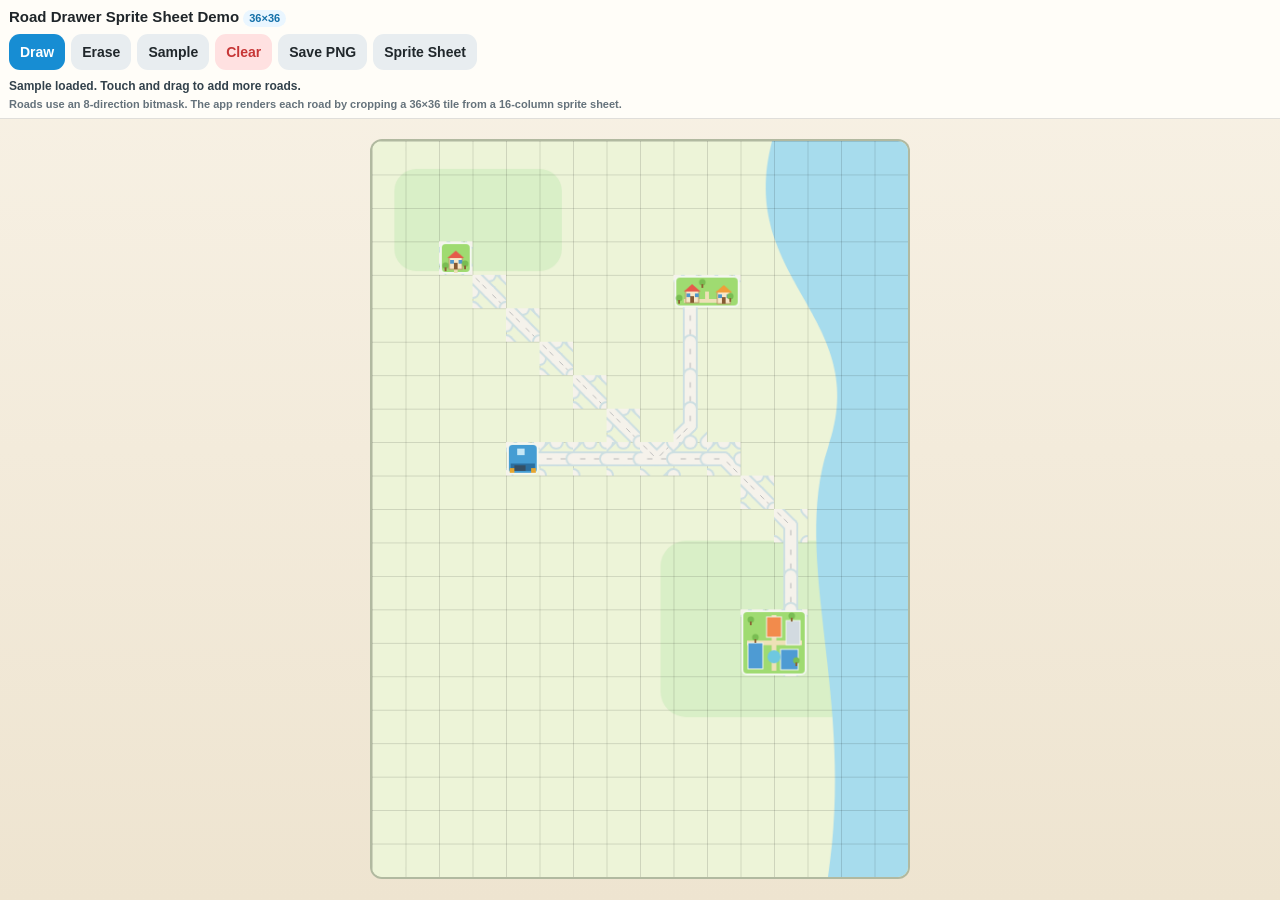
<file: index.html>
<!doctype html>
<html lang="en">
<head>
<meta charset="utf-8">
<meta name="viewport" content="width=device-width, initial-scale=1, maximum-scale=1, user-scalable=no, viewport-fit=cover">
<meta name="apple-mobile-web-app-capable" content="yes">
<title>Road Drawer Sprite Sheet Demo</title>
<style>
:root{--paper:#f4eedf;--panel:#fffdf8;--ink:#1f2529;--muted:#65727b;--accent:#178dd3;--danger:#c73636;--grid:rgba(0,0,0,.12)}
*{box-sizing:border-box;-webkit-tap-highlight-color:transparent;-webkit-user-select:none;user-select:none;touch-action:none}
html,body{margin:0;width:100%;height:100%;overflow:hidden;position:fixed;background:var(--paper);font-family:-apple-system,BlinkMacSystemFont,"Segoe UI",Arial,sans-serif;color:var(--ink)}
#app{width:100vw;height:100dvh;display:flex;flex-direction:column;background:linear-gradient(#f8f2e6,#eee4d0)}
header{flex:0 0 auto;background:var(--panel);padding:calc(env(safe-area-inset-top) + 8px) 9px 8px;border-bottom:1px solid rgba(0,0,0,.12)}
#title{font-size:15px;font-weight:900;line-height:1.15;margin-bottom:7px}.small{font-size:11px;color:var(--muted);font-weight:700;margin-top:3px}
#buttons{display:flex;gap:6px;overflow-x:auto;padding-bottom:2px}button{border:0;border-radius:11px;padding:10px 11px;font-size:14px;font-weight:900;white-space:nowrap;background:#e8edf0;color:#20272b}button.on{background:var(--accent);color:white}button.red{background:#ffe1e1;color:var(--danger)}
#status{font-size:12px;color:#33424c;margin-top:7px;font-weight:700;min-height:16px}#wrap{flex:1 1 auto;min-height:0;display:flex;align-items:center;justify-content:center;padding:8px;overflow:hidden}
#board{background:#e8f3d2;border:2px solid rgba(0,0,0,.24);border-radius:12px;max-width:96vw;max-height:calc(100dvh - 160px);width:auto;height:auto;display:block;touch-action:none}
#drawer{position:fixed;left:8px;right:8px;bottom:calc(env(safe-area-inset-bottom) + 8px);background:rgba(255,253,248,.96);border:1px solid rgba(0,0,0,.12);border-radius:14px;padding:8px;display:none;gap:8px;align-items:center;box-shadow:0 8px 24px rgba(0,0,0,.14)}
#drawer a{color:var(--accent);font-weight:900;text-decoration:none}#spritePreview{display:none;position:fixed;left:8px;right:8px;bottom:calc(env(safe-area-inset-bottom) + 8px);height:230px;overflow:auto;background:white;border:1px solid rgba(0,0,0,.18);border-radius:14px;padding:8px;box-shadow:0 8px 24px rgba(0,0,0,.16)}#spritePreview canvas{width:576px;height:684px;image-rendering:auto;background:#f4f4f4}.badge{display:inline-block;background:#eaf6ff;color:#126fa8;padding:2px 6px;border-radius:999px;font-size:11px;font-weight:900}
</style>
</head>
<body>
<div id="app">
<header>
<div id="title">Road Drawer Sprite Sheet Demo <span class="badge">36×36</span></div>
<div id="buttons">
<button id="drawBtn" class="on">Draw</button><button id="eraseBtn">Erase</button><button id="sampleBtn">Sample</button><button id="clearBtn" class="red">Clear</button><button id="saveBtn">Save PNG</button><button id="sheetBtn">Sprite Sheet</button>
</div>
<div id="status">Ready. Touch and drag on the grid.</div>
<div class="small">Roads use an 8-direction bitmask. The app renders each road by cropping a 36×36 tile from a 16-column sprite sheet.</div>
</header>
<div id="wrap"><canvas id="board" width="576" height="792"></canvas></div>
<div id="drawer"><span>PNG ready.</span><a id="download" download="road-map.png">Tap to download</a><button id="hideDownload">Hide</button></div>
<div id="spritePreview"><canvas id="spriteCanvas" width="576" height="684"></canvas></div>
</div>
<script>
(function(){
'use strict';
const TILE=36, GRID_W=16, GRID_H=22, SPRITE_COLS=16;
const BIT={"0,-1":1,"1,-1":2,"1,0":4,"1,1":8,"0,1":16,"-1,1":32,"-1,0":64,"-1,-1":128};
const OPP={1:16,2:32,4:64,8:128,16:1,32:2,64:4,128:8};
const board=document.getElementById('board'), ctx=board.getContext('2d');
const sprite=document.createElement('canvas'); sprite.width=576; sprite.height=684; const sctx=sprite.getContext('2d');
const preview=document.getElementById('spriteCanvas'); const pctx=preview.getContext('2d');
const roads=new Uint8Array(GRID_W*GRID_H); let mode='draw', drawing=false, last=null, moves=0;
function idx(x,y){return y*GRID_W+x} function inside(x,y){return x>=0&&y>=0&&x<GRID_W&&y<GRID_H}
function setStatus(t){document.getElementById('status').textContent=t}
function rr(c,x,y,w,h,r){c.beginPath();c.moveTo(x+r,y);c.arcTo(x+w,y,x+w,y+h,r);c.arcTo(x+w,y+h,x,y+h,r);c.arcTo(x,y+h,x,y,r);c.arcTo(x,y,x+w,y,r);c.closePath()}
function endpoint(bit){const c=TILE/2; if(bit===1)return[c,0]; if(bit===2)return[TILE,0]; if(bit===4)return[TILE,c]; if(bit===8)return[TILE,TILE]; if(bit===16)return[c,TILE]; if(bit===32)return[0,TILE]; if(bit===64)return[0,c]; if(bit===128)return[0,0]; return[c,c]}
function dashed(c,x1,y1,x2,y2){const dx=x2-x1,dy=y2-y1,d=Math.hypot(dx,dy); if(!d)return; const ux=dx/d,uy=dy/d; c.strokeStyle='#b8b8b8'; c.lineWidth=1; for(let s=5;s<d-4;s+=10){const e=Math.min(s+5,d-4);c.beginPath();c.moveTo(x1+ux*s,y1+uy*s);c.lineTo(x1+ux*e,y1+uy*e);c.stroke()}}
function drawRoadTile(c,mask,x,y){c.save();c.translate(x,y);const bits=[1,2,4,8,16,32,64,128];c.lineCap='round';c.lineJoin='round';for(const b of bits){if(mask&b){const p=endpoint(b);c.strokeStyle='#cddfe2';c.lineWidth=16;c.beginPath();c.moveTo(18,18);c.lineTo(p[0],p[1]);c.stroke()}}if(mask){c.fillStyle='#cddfe2';c.beginPath();c.arc(18,18,8,0,Math.PI*2);c.fill()}for(const b of bits){if(mask&b){const p=endpoint(b);c.strokeStyle='#f5f2eb';c.lineWidth=12;c.beginPath();c.moveTo(18,18);c.lineTo(p[0],p[1]);c.stroke()}}if(mask){c.fillStyle='#f5f2eb';c.beginPath();c.arc(18,18,6,0,Math.PI*2);c.fill()}for(const b of bits){if(mask&b){const p=endpoint(b);dashed(c,18,18,p[0],p[1])}}c.restore()}
function tree(c,x,y){c.fillStyle='#79bd52';c.beginPath();c.arc(x,y,3.5,0,Math.PI*2);c.fill();c.fillStyle='#8b6234';c.fillRect(x-1,y+2,2,4)}
function house(c,x,y,roof){c.fillStyle='#f8e7c8';c.strokeStyle='#ba9464';c.lineWidth=1;c.fillRect(x+4,y+12,14,13);c.strokeRect(x+4,y+12,14,13);c.fillStyle=roof;c.beginPath();c.moveTo(x+2,y+13);c.lineTo(x+11,y+5);c.lineTo(x+20,y+13);c.closePath();c.fill();c.fillStyle='#865932';c.fillRect(x+9,y+18,4,7);c.fillStyle='#5098cc';c.fillRect(x+5,y+15,4,4);c.fillRect(x+14,y+15,4,4)}
function hub(c,x,y,w,h){c.save();c.translate(x,y);rr(c,2,2,w-4,h-4,5);c.fillStyle='#459dd3';c.fill();c.strokeStyle='#f4f8f0';c.lineWidth=2;c.stroke();c.fillStyle='#2b6f9f';c.fillRect(5,h-13,w-10,8);c.fillStyle='#c5e7f6';for(let i=0;i<Math.max(1,Math.floor(w/36));i++)c.fillRect(12+i*24,7,8,7);c.fillStyle='#354f63';for(let i=0;i<Math.max(1,Math.floor(w/36));i++)c.fillRect(9+i*28,h-11,12,6);c.fillStyle='#e6a62e';c.fillRect(4,h-8,5,5);c.fillRect(w-9,h-8,5,5);c.restore()}
function grassBase(c,x,y,w,h){c.save();c.translate(x,y);rr(c,2,2,w-4,h-4,5);c.fillStyle='#9fdb71';c.fill();c.strokeStyle='#f4f8f0';c.lineWidth=2;c.stroke();c.restore()}
function village(c,x,y){grassBase(c,x,y,36,36);c.strokeStyle='#eee1b7';c.lineWidth=4;c.beginPath();c.moveTo(x+18,y+25);c.lineTo(x+18,y+34);c.stroke();house(c,x+7,y+5,'#e6594b');tree(c,x+7,y+26);tree(c,x+28,y+24)}
function town(c,x,y){grassBase(c,x,y,72,36);c.strokeStyle='#eee1b7';c.lineWidth=4;c.beginPath();c.moveTo(x+11,y+28);c.lineTo(x+60,y+28);c.moveTo(x+36,y+18);c.lineTo(x+36,y+28);c.stroke();house(c,x+9,y+5,'#e6594b');house(c,x+43,y+6,'#f09e3a');tree(c,x+31,y+8);tree(c,x+61,y+23);tree(c,x+6,y+25)}
function city(c,x,y){grassBase(c,x,y,72,72);c.strokeStyle='#eee1b7';c.lineWidth=5;c.beginPath();c.moveTo(x+36,y+6);c.lineTo(x+36,y+66);c.moveTo(x+7,y+36);c.lineTo(x+66,y+36);c.stroke();c.strokeStyle='#f4f8f0';c.lineWidth=1;c.fillStyle='#4e9bd3';c.fillRect(x+8,y+36,16,28);c.strokeRect(x+8,y+36,16,28);c.fillStyle='#f28b4c';c.fillRect(x+28,y+8,16,22);c.strokeRect(x+28,y+8,16,22);c.fillStyle='#d2dae0';c.fillRect(x+49,y+12,15,26);c.strokeRect(x+49,y+12,15,26);c.fillStyle='#4e9bd3';c.fillRect(x+43,y+43,19,22);c.strokeRect(x+43,y+43,19,22);c.fillStyle='#6ec8e0';c.beginPath();c.arc(x+36,y+51,7,0,Math.PI*2);c.fill();tree(c,x+11,y+11);tree(c,x+60,y+55);tree(c,x+16,y+30);tree(c,x+55,y+7)}
function makeSpriteSheet(){sctx.clearRect(0,0,sprite.width,sprite.height);for(let m=0;m<256;m++)drawRoadTile(sctx,m,(m%16)*36,Math.floor(m/16)*36);const by=16*36;hub(sctx,0,by,36,36);village(sctx,72,by);town(sctx,144,by);city(sctx,252,by);pctx.clearRect(0,0,preview.width,preview.height);pctx.drawImage(sprite,0,0)}
function bg(){ctx.fillStyle='#edf4d8';ctx.fillRect(0,0,board.width,board.height);ctx.fillStyle='#d9efc7';rr(ctx,24,30,180,110,24);ctx.fill();rr(ctx,310,430,210,190,28);ctx.fill();ctx.fillStyle='#a7dced';ctx.beginPath();ctx.moveTo(430,0);ctx.bezierCurveTo(390,150,540,190,490,330);ctx.bezierCurveTo(450,450,520,600,490,792);ctx.lineTo(576,792);ctx.lineTo(576,0);ctx.closePath();ctx.fill()}
function grid(){ctx.strokeStyle='rgba(0,0,0,.13)';ctx.lineWidth=1;for(let x=0;x<=GRID_W;x++){ctx.beginPath();ctx.moveTo(x*TILE+.5,0);ctx.lineTo(x*TILE+.5,board.height);ctx.stroke()}for(let y=0;y<=GRID_H;y++){ctx.beginPath();ctx.moveTo(0,y*TILE+.5);ctx.lineTo(board.width,y*TILE+.5);ctx.stroke()}}
function drawRoads(){for(let y=0;y<GRID_H;y++)for(let x=0;x<GRID_W;x++){const m=roads[idx(x,y)];if(!m)continue;ctx.drawImage(sprite,(m%16)*36,Math.floor(m/16)*36,36,36,x*36,y*36,36,36)}}
function drawObjects(){const by=16*36;ctx.drawImage(sprite,72,by,36,36,2*TILE,3*TILE,36,36);ctx.drawImage(sprite,144,by,72,36,9*TILE,4*TILE,72,36);ctx.drawImage(sprite,0,by,36,36,4*TILE,9*TILE,36,36);ctx.drawImage(sprite,252,by,72,72,11*TILE,14*TILE,72,72)}
function render(){bg();grid();drawRoads();drawObjects()}
function cell(clientX,clientY){const r=board.getBoundingClientRect();const sx=board.width/r.width,sy=board.height/r.height;const x=Math.floor((clientX-r.left)*sx/TILE),y=Math.floor((clientY-r.top)*sy/TILE);return inside(x,y)?{x,y}:null}
function connect(a,b){let x=a.x,y=a.y;while(x!==b.x||y!==b.y){const nx=x+Math.sign(b.x-x),ny=y+Math.sign(b.y-y);if(!inside(nx,ny))break;const bit=BIT[`${Math.sign(nx-x)},${Math.sign(ny-y)}`];if(mode==='draw'){roads[idx(x,y)]|=bit;roads[idx(nx,ny)]|=OPP[bit]}else{roads[idx(x,y)]&=~bit;roads[idx(nx,ny)]&=~OPP[bit]}x=nx;y=ny}}
function start(x,y){drawing=true;last=cell(x,y);moves++;setStatus(`Receiving input. Mode ${mode}. Start ${last?last.x+','+last.y:'outside'}. Move count ${moves}.`)}
function move(x,y){if(!drawing)return;const cur=cell(x,y);if(cur&&last&&(cur.x!==last.x||cur.y!==last.y)){connect(last,cur);last=cur;moves++;setStatus(`Receiving input. Mode ${mode}. Cell ${cur.x},${cur.y}. Move count ${moves}.`);render()}}
function end(){drawing=false;last=null}
board.addEventListener('touchstart',e=>{e.preventDefault();const t=e.touches[0];start(t.clientX,t.clientY)},{passive:false});
board.addEventListener('touchmove',e=>{e.preventDefault();const t=e.touches[0];move(t.clientX,t.clientY)},{passive:false});
board.addEventListener('touchend',e=>{e.preventDefault();end()},{passive:false});
board.addEventListener('pointerdown',e=>{e.preventDefault();try{board.setPointerCapture(e.pointerId)}catch(_e){}start(e.clientX,e.clientY)});
board.addEventListener('pointermove',e=>{e.preventDefault();move(e.clientX,e.clientY)});
board.addEventListener('pointerup',e=>{e.preventDefault();end()});
document.getElementById('drawBtn').onclick=()=>{mode='draw';drawBtn.classList.add('on');eraseBtn.classList.remove('on');setStatus('Draw mode. Touch the grid.')};
document.getElementById('eraseBtn').onclick=()=>{mode='erase';eraseBtn.classList.add('on');drawBtn.classList.remove('on');setStatus('Erase mode. Touch existing roads.')};
document.getElementById('clearBtn').onclick=()=>{roads.fill(0);render();setStatus('Cleared.')};
document.getElementById('sampleBtn').onclick=sample;
document.getElementById('sheetBtn').onclick=()=>{const el=document.getElementById('spritePreview');el.style.display=el.style.display==='block'?'none':'block'};
document.getElementById('hideDownload').onclick=()=>document.getElementById('drawer').style.display='none';
document.getElementById('saveBtn').onclick=()=>{const a=document.getElementById('download');a.href=board.toDataURL('image/png');document.getElementById('drawer').style.display='flex';setStatus('PNG generated. Tap the download link at the bottom.')};
function sample(){roads.fill(0);const routes=[[[2,3],[3,4],[4,5],[5,6],[6,7],[7,8],[8,9],[9,9],[10,9],[11,10],[12,11],[12,12],[12,13],[12,14],[12,15]],[[4,9],[5,9],[6,9],[7,9],[8,9],[9,8],[9,7],[9,6],[9,5],[9,4]]];for(const pts of routes){for(let i=1;i<pts.length;i++)connect({x:pts[i-1][0],y:pts[i-1][1]},{x:pts[i][0],y:pts[i][1]})}render();setStatus('Sample loaded. Touch and drag to add more roads.')}
makeSpriteSheet();sample();
})();
</script>
</body>
</html>
</file>
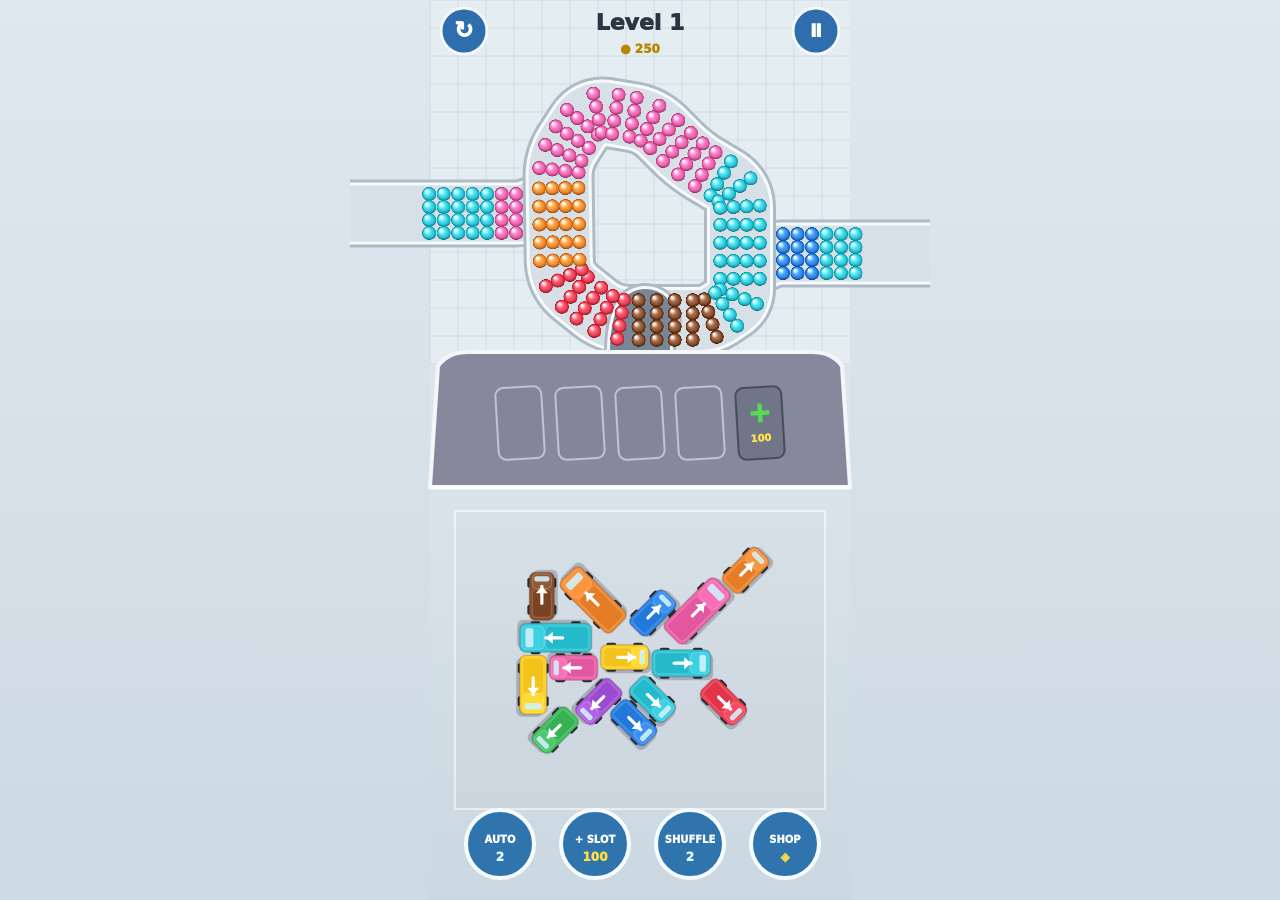
<file: sweet-truck-jam/index.html>
<!doctype html>
<html lang="en">
<head>
<meta charset="utf-8" />
<meta name="viewport" content="width=device-width, initial-scale=1, viewport-fit=cover, maximum-scale=1, user-scalable=no" />
<meta name="theme-color" content="#dfe8ef" />
<title>Sweet Traffic Fever</title>
<link rel="stylesheet" href="style.css?v=72" />
</head>
<body>
<div id="app">
  <canvas id="game" aria-label="Sweet Traffic Fever game"></canvas>
  <div id="toast"></div>
  <div id="overlay" class="hidden">
    <div class="card">
      <div class="badge" id="overlayBadge">✓</div>
      <h1 id="overlayTitle">DELIVERED!</h1>
      <p id="overlayText"></p>
      <button id="overlayPrimary">NEXT LEVEL</button>
      <button id="overlayRescue" style="display:none">BUY 5TH SPACE - 100</button>
      <button id="overlaySecondary">RESTART</button>
      <button id="overlayTertiary" style="display:none">QUIT</button>
    </div>
  </div>
</div>
<script src="game72.js?v=72"></script>
<!-- build-72-hard-puzzle-generation -->
</body>
</html>
</file>
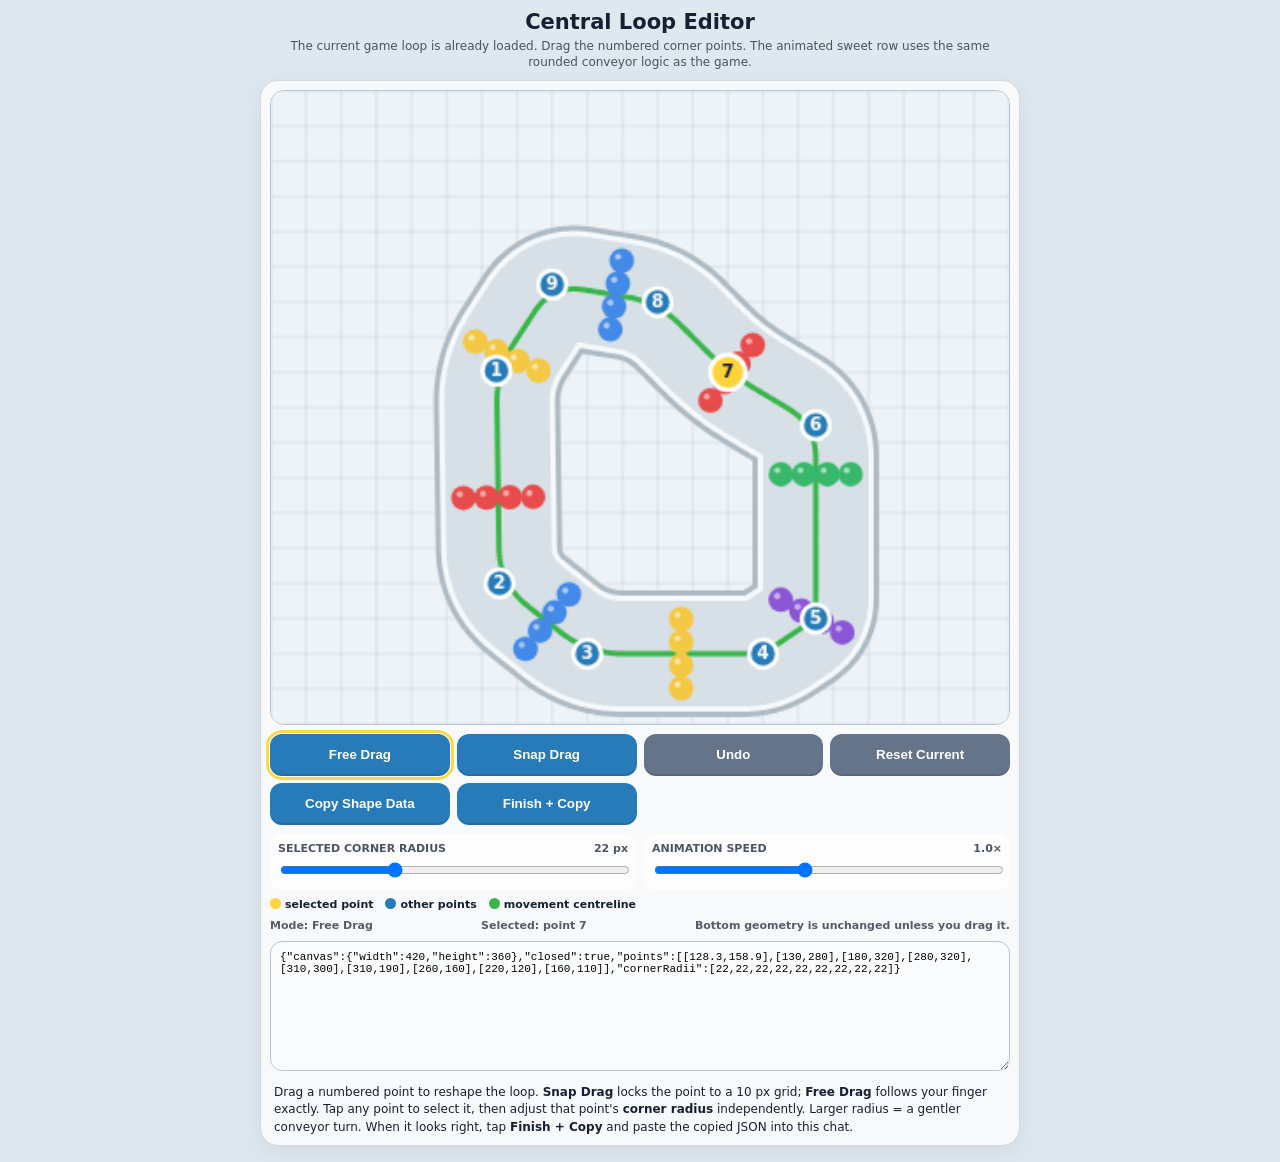
<file: sweet-truck-jam/shape-editor.html>
<!doctype html>
<html lang="en">
<head>
<meta charset="utf-8">
<meta name="viewport" content="width=device-width,initial-scale=1,viewport-fit=cover,maximum-scale=1,user-scalable=no">
<meta name="theme-color" content="#dfe8ef">
<title>Central Loop Editor</title>
<style>
:root{font-family:ui-rounded,system-ui,-apple-system,BlinkMacSystemFont,"Segoe UI",sans-serif;color:#172033;background:#dfe8ef}
*{box-sizing:border-box}
html,body{margin:0;min-height:100%;background:#dfe8ef}
body{padding:max(10px,env(safe-area-inset-top)) 10px max(16px,env(safe-area-inset-bottom))}
.wrap{max-width:760px;margin:auto}
h1{font-size:21px;margin:0 0 4px;text-align:center}
.sub{font-size:12px;line-height:1.35;text-align:center;opacity:.74;margin:0 10px 10px}
.panel{background:rgba(255,255,255,.74);border:1px solid rgba(71,88,108,.2);border-radius:18px;padding:9px;box-shadow:0 7px 24px rgba(49,67,85,.08)}
.canvasWrap{position:relative;border-radius:14px;overflow:hidden;background:#edf3f7;border:1px solid #b8c5d0;touch-action:none}
canvas{display:block;width:100%;height:auto;touch-action:none}
.toolbar{display:grid;grid-template-columns:repeat(4,1fr);gap:7px;margin-top:9px}
button{min-height:42px;border:0;border-radius:12px;background:#287bb9;color:white;font-weight:850;padding:7px 8px;box-shadow:inset 0 -2px 0 rgba(0,0,0,.12)}
button.secondary{background:#657488}
button.warn{background:#b54c4c}
button.active{outline:3px solid #ffd84a;outline-offset:1px}
.controls{display:grid;grid-template-columns:1fr 1fr;gap:8px;margin-top:9px}
.control{background:rgba(255,255,255,.78);border-radius:12px;padding:8px}
.control label{display:flex;justify-content:space-between;gap:10px;font-size:11px;font-weight:850;opacity:.76;margin-bottom:5px}
input[type=range]{width:100%}
.status{display:flex;justify-content:space-between;gap:8px;flex-wrap:wrap;margin-top:8px;font-size:11px;font-weight:750;opacity:.72}
textarea{width:100%;height:130px;margin-top:9px;border:1px solid #b8c5d0;border-radius:12px;padding:9px;background:#f9fbfd;font:11px ui-monospace,SFMono-Regular,Menlo,monospace;resize:vertical}
.help{font-size:12px;line-height:1.45;margin-top:9px;padding:0 4px}
.legend{display:flex;gap:12px;flex-wrap:wrap;margin-top:8px;font-size:11px;font-weight:800}
.dot{display:inline-block;width:11px;height:11px;border-radius:50%;vertical-align:-1px;margin-right:4px}
@media(max-width:540px){.toolbar{grid-template-columns:repeat(2,1fr)}.controls{grid-template-columns:1fr}}
</style>
</head>
<body>
<div class="wrap">
  <h1>Central Loop Editor</h1>
  <p class="sub">The current game loop is already loaded. Drag the numbered corner points. The animated sweet row uses the same rounded conveyor logic as the game.</p>
  <div class="panel">
    <div class="canvasWrap"><canvas id="c" width="420" height="360"></canvas></div>

    <div class="toolbar">
      <button id="freeBtn" class="active">Free Drag</button>
      <button id="snapBtn">Snap Drag</button>
      <button id="undoBtn" class="secondary">Undo</button>
      <button id="resetBtn" class="secondary">Reset Current</button>
      <button id="copyBtn">Copy Shape Data</button>
      <button id="finishBtn">Finish + Copy</button>
    </div>

    <div class="controls">
      <div class="control">
        <label><span>SELECTED CORNER RADIUS</span><b id="radiusValue">22 px</b></label>
        <input id="radius" type="range" min="4" max="60" step="1" value="22">
      </div>
      <div class="control">
        <label><span>ANIMATION SPEED</span><b id="speedValue">1.0×</b></label>
        <input id="speed" type="range" min="0.25" max="2" step="0.05" value="1">
      </div>
    </div>

    <div class="legend">
      <span><span class="dot" style="background:#ffd43b"></span>selected point</span>
      <span><span class="dot" style="background:#287bb9"></span>other points</span>
      <span><span class="dot" style="background:#39b54a"></span>movement centreline</span>
    </div>

    <div class="status">
      <span id="modeStatus">Mode: Free Drag</span>
      <span id="selectedStatus">Selected: point 7</span>
      <span>Bottom geometry is unchanged unless you drag it.</span>
    </div>

    <textarea id="out" readonly></textarea>
    <div class="help">
      Drag a numbered point to reshape the loop. <b>Snap Drag</b> locks the point to a 10 px grid; <b>Free Drag</b> follows your finger exactly. Tap any point to select it, then adjust that point's <b>corner radius</b> independently. Larger radius = a gentler conveyor turn. When it looks right, tap <b>Finish + Copy</b> and paste the copied JSON into this chat.
    </div>
  </div>
</div>

<script>
(() => {
  const W=420,H=360;
  const canvas=document.getElementById('c'),ctx=canvas.getContext('2d');
  const freeBtn=document.getElementById('freeBtn'),snapBtn=document.getElementById('snapBtn');
  const undoBtn=document.getElementById('undoBtn'),resetBtn=document.getElementById('resetBtn');
  const copyBtn=document.getElementById('copyBtn'),finishBtn=document.getElementById('finishBtn');
  const radius=document.getElementById('radius'),radiusValue=document.getElementById('radiusValue');
  const speed=document.getElementById('speed'),speedValue=document.getElementById('speedValue');
  const modeStatus=document.getElementById('modeStatus'),selectedStatus=document.getElementById('selectedStatus');
  const out=document.getElementById('out');

  const basePoints=[
    [128.3,158.9],[130,280],[180,320],[280,320],[310,300],[310,190],[260,160],[220,120],[160,110]
  ];
  const baseRadii=[22,22,22,22,22,22,22,22,22];

  let points=basePoints.map(([x,y])=>({x,y}));
  let radii=[...baseRadii];
  let selected=6;
  let mode='free';
  let dragging=false,dragIndex=-1;
  let history=[];
  let phase=0,lastTs=performance.now();

  function clamp(v,a,b){return Math.max(a,Math.min(b,v))}
  function lerp(a,b,t){return a+(b-a)*t}
  function dist(a,b){return Math.hypot(a.x-b.x,a.y-b.y)}
  function save(){history.push({points:points.map(p=>({...p})),radii:[...radii],selected});if(history.length>80)history.shift()}
  function undo(){if(!history.length)return;const h=history.pop();points=h.points.map(p=>({...p}));radii=[...h.radii];selected=h.selected;syncUI();render()}
  function reset(){save();points=basePoints.map(([x,y])=>({x,y}));radii=[...baseRadii];selected=6;syncUI();render()}
  function evtPoint(e){const r=canvas.getBoundingClientRect();return{x:(e.clientX-r.left)*W/r.width,y:(e.clientY-r.top)*H/r.height}}

  function nearestHandle(p){
    let best=-1,bestD=20;
    for(let i=0;i<points.length;i++){const d=dist(p,points[i]);if(d<bestD){best=i;bestD=d}}
    return best;
  }

  function setMode(m){
    mode=m;
    freeBtn.classList.toggle('active',m==='free');
    snapBtn.classList.toggle('active',m==='snap');
    modeStatus.textContent='Mode: '+(m==='free'?'Free Drag':'Snap Drag');
  }

  function buildPath(){
    const n=points.length,corners=[];
    function unit(a,b){const dx=b.x-a.x,dy=b.y-a.y,d=Math.hypot(dx,dy)||1;return{x:dx/d,y:dy/d,d}}
    for(let i=0;i<n;i++){
      const prev=points[(i-1+n)%n],curr=points[i],next=points[(i+1)%n];
      const inc=unit(prev,curr),outg=unit(curr,next);
      const cut=Math.min(radii[i],inc.d*.32,outg.d*.32);
      corners.push({
        vertex:curr,
        enter:{x:curr.x-inc.x*cut,y:curr.y-inc.y*cut},
        exit:{x:curr.x+outg.x*cut,y:curr.y+outg.y*cut}
      });
    }

    const raw=[];
    function addLine(a,b){
      const len=dist(a,b),steps=Math.max(2,Math.ceil(len/2.2));
      for(let i=0;i<steps;i++){const t=i/steps;raw.push({x:lerp(a.x,b.x,t),y:lerp(a.y,b.y,t)})}
    }
    function addCorner(a,c,b){
      const approx=dist(a,c)+dist(c,b),steps=Math.max(12,Math.ceil(approx/1.2));
      for(let i=0;i<steps;i++){
        const t=i/steps,q=1-t;
        raw.push({x:q*q*a.x+2*q*t*c.x+t*t*b.x,y:q*q*a.y+2*q*t*c.y+t*t*b.y});
      }
    }
    for(let i=0;i<n;i++){
      const cur=corners[i],next=corners[(i+1)%n];
      addCorner(cur.enter,cur.vertex,cur.exit);
      addLine(cur.exit,next.enter);
    }
    raw.push({...raw[0]});

    const cum=[0];
    for(let i=1;i<raw.length;i++)cum.push(cum[i-1]+dist(raw[i-1],raw[i]));
    const total=cum[cum.length-1],dense=[];let cursor=1;
    for(let i=0;i<600;i++){
      const target=i/599*total;
      while(cursor<cum.length-1&&cum[cursor]<target)cursor++;
      const a=raw[cursor-1],b=raw[cursor],span=Math.max(.001,cum[cursor]-cum[cursor-1]);
      const u=(target-cum[cursor-1])/span;
      dense.push({x:lerp(a.x,b.x,u),y:lerp(a.y,b.y,u)});
    }
    return dense;
  }

  function samplePath(path,u){
    const f=((u%1)+1)%1*(path.length-1);
    const i0=Math.floor(f),i1=(i0+1)%path.length,t=f-i0;
    const p0=path[i0],p1=path[i1];
    const im=(i0-3+path.length)%path.length,ip=(i1+3)%path.length;
    const pa=path[im],pb=path[ip];
    let tx=pb.x-pa.x,ty=pb.y-pa.y,l=Math.hypot(tx,ty)||1;tx/=l;ty/=l;
    return{x:lerp(p0.x,p1.x,t),y:lerp(p0.y,p1.y,t),tx,ty,nx:-ty,ny:tx};
  }

  function drawGrid(){
    ctx.fillStyle='#edf3f7';ctx.fillRect(0,0,W,H);
    ctx.strokeStyle='rgba(83,110,132,.12)';ctx.lineWidth=1;
    for(let x=0;x<=W;x+=20){ctx.beginPath();ctx.moveTo(x,0);ctx.lineTo(x,H);ctx.stroke()}
    for(let y=0;y<=H;y+=20){ctx.beginPath();ctx.moveTo(0,y);ctx.lineTo(W,y);ctx.stroke()}
  }

  function drawTrack(path){
    ctx.save();ctx.lineJoin='round';ctx.lineCap='round';
    for(const st of [{w:72,c:'#aebbc4'},{w:66,c:'#f7fafc'},{w:60,c:'#d6e0e6'}]){
      ctx.beginPath();path.forEach((p,i)=>i?ctx.lineTo(p.x,p.y):ctx.moveTo(p.x,p.y));ctx.closePath();
      ctx.strokeStyle=st.c;ctx.lineWidth=st.w;ctx.stroke();
    }
    ctx.beginPath();path.forEach((p,i)=>i?ctx.lineTo(p.x,p.y):ctx.moveTo(p.x,p.y));ctx.closePath();
    ctx.strokeStyle='#39b54a';ctx.lineWidth=3;ctx.stroke();
    ctx.restore();
  }

  function drawAnimatedRows(path){
    const colors=['#e74b4b','#4389e8','#f4c842','#8a56d6','#37b86b'];
    for(let r=0;r<8;r++){
      const p=samplePath(path,phase+r/8);
      for(let c=0;c<4;c++){
        const off=(c-1.5)*13.2;
        const x=p.x+p.nx*off,y=p.y+p.ny*off;
        ctx.beginPath();ctx.arc(x,y,7,0,Math.PI*2);ctx.fillStyle=colors[r%colors.length];ctx.fill();
        ctx.beginPath();ctx.arc(x-2.1,y-2.2,1.8,0,Math.PI*2);ctx.fillStyle='rgba(255,255,255,.55)';ctx.fill();
      }
    }
  }

  function drawHandles(){
    for(let i=0;i<points.length;i++){
      const p=points[i],sel=i===selected;
      ctx.beginPath();ctx.arc(p.x,p.y,sel?10:8,0,Math.PI*2);
      ctx.fillStyle=sel?'#ffd43b':'#287bb9';ctx.fill();
      ctx.lineWidth=2.5;ctx.strokeStyle='#fff';ctx.stroke();
      ctx.fillStyle=sel?'#172033':'#fff';ctx.font='800 10px system-ui';ctx.textAlign='center';ctx.textBaseline='middle';ctx.fillText(String(i+1),p.x,p.y+.5);
    }
  }

  function render(){
    const path=buildPath();
    drawGrid();drawTrack(path);drawAnimatedRows(path);drawHandles();
    exportData();
  }

  function exportData(){
    const payload={
      canvas:{width:420,height:360},
      closed:true,
      points:points.map(p=>[+p.x.toFixed(1),+p.y.toFixed(1)]),
      cornerRadii:radii.map(v=>+v.toFixed(1))
    };
    out.value=JSON.stringify(payload);
    localStorage.setItem('sweet-loop-editor-v4',out.value);
    return out.value;
  }

  function syncUI(){
    radius.value=radii[selected];
    radiusValue.textContent=Math.round(radii[selected])+' px';
    selectedStatus.textContent='Selected: point '+(selected+1);
    speedValue.textContent=(+speed.value).toFixed(2).replace(/0$/,'')+'×';
  }

  canvas.addEventListener('pointerdown',e=>{
    e.preventDefault();const p=evtPoint(e),idx=nearestHandle(p);if(idx<0)return;
    save();selected=idx;dragIndex=idx;dragging=true;try{canvas.setPointerCapture(e.pointerId)}catch(_){}
    syncUI();render();
  },{passive:false});

  canvas.addEventListener('pointermove',e=>{
    if(!dragging)return;e.preventDefault();let p=evtPoint(e);
    if(mode==='snap'){p.x=Math.round(p.x/10)*10;p.y=Math.round(p.y/10)*10}
    points[dragIndex]={x:clamp(p.x,12,W-12),y:clamp(p.y,12,H-12)};
    render();
  },{passive:false});

  const end=e=>{if(!dragging)return;e.preventDefault();dragging=false;dragIndex=-1;render()};
  canvas.addEventListener('pointerup',end,{passive:false});
  canvas.addEventListener('pointercancel',end,{passive:false});

  radius.addEventListener('input',()=>{radii[selected]=+radius.value;radiusValue.textContent=radius.value+' px';render()});
  radius.addEventListener('pointerdown',save);
  speed.addEventListener('input',()=>{syncUI()});
  freeBtn.onclick=()=>setMode('free');snapBtn.onclick=()=>setMode('snap');undoBtn.onclick=undo;resetBtn.onclick=reset;

  async function copy(){
    const data=exportData();
    try{await navigator.clipboard.writeText(data);copyBtn.textContent='Copied ✓';setTimeout(()=>copyBtn.textContent='Copy Shape Data',1200)}
    catch(_){out.focus();out.select();document.execCommand('copy')}
  }
  copyBtn.onclick=copy;
  finishBtn.onclick=async()=>{await copy();finishBtn.textContent='Copied — paste into ChatGPT';setTimeout(()=>finishBtn.textContent='Finish + Copy',1700)};

  const saved=localStorage.getItem('sweet-loop-editor-v4');
  if(saved){
    try{
      const v=JSON.parse(saved);
      if(Array.isArray(v.points)&&v.points.length===9)points=v.points.map(([x,y])=>({x,y}));
      if(Array.isArray(v.cornerRadii)&&v.cornerRadii.length===9)radii=v.cornerRadii.map(Number);
    }catch(_){}
  }

  syncUI();setMode('free');render();

  function tick(ts){
    const dt=Math.min(.04,(ts-lastTs)/1000);lastTs=ts;
    phase=(phase+dt*.11*(+speed.value))%1;
    render();requestAnimationFrame(tick);
  }
  requestAnimationFrame(tick);
})();
</script>
</body>
</html>
</file>
<file: sweet-truck-jam/style.css>
html,body{margin:0;width:100%;height:100%;overflow:hidden;background:#dfe8ef;font-family:ui-rounded,"SF Pro Rounded",system-ui,-apple-system,BlinkMacSystemFont,"Segoe UI",sans-serif;touch-action:none;-webkit-user-select:none;user-select:none}
#app{position:absolute;left:0;top:0;width:100vw;height:100dvh;display:grid;place-items:center;background:linear-gradient(#dfe8ef,#cdd9e3);transform-origin:0 0}
#game{display:block;width:100%;height:100%;touch-action:none}
#toast{position:fixed;left:50%;bottom:max(88px,calc(env(safe-area-inset-bottom) + 70px));transform:translate(-50%,12px);z-index:20;max-width:min(86vw,420px);padding:9px 14px;border-radius:18px;background:rgba(28,39,54,.84);color:white;font-weight:900;font-size:13px;letter-spacing:.2px;text-align:center;opacity:0;transition:opacity .16s ease,transform .16s ease;pointer-events:none;backdrop-filter:blur(8px)}
#toast.show{opacity:1;transform:translate(-50%,0)}
#overlay{position:fixed;inset:0;z-index:50;background:rgba(23,32,46,.52);display:grid;place-items:center;padding:22px;backdrop-filter:blur(6px)}
#overlay.hidden{display:none}
.card{width:min(86vw,360px);box-sizing:border-box;background:#fff;border-radius:28px;padding:24px;text-align:center;box-shadow:0 24px 80px rgba(0,0,0,.28)}
.badge{width:74px;height:74px;margin:0 auto 8px;border-radius:50%;display:grid;place-items:center;background:#e4f7eb;color:#2b9f5d;font-size:40px;font-weight:1000}.card h1{margin:4px 0 8px;font-size:28px;color:#26344b}.card p{margin:0 0 16px;color:#728099;font-weight:700;line-height:1.35}.card button{width:100%;min-height:50px;border:0;border-radius:15px;margin-top:9px;font-weight:1000;font-size:15px}.card button:disabled{opacity:.45}
#overlayPrimary{background:#2c5aa0;color:#fff}
#overlayRescue{background:#e5f6e7;color:#278242}
#overlaySecondary{background:#edf2f7;color:#344158}
#overlayTertiary{background:#f8ecec;color:#b14949}
</file>
